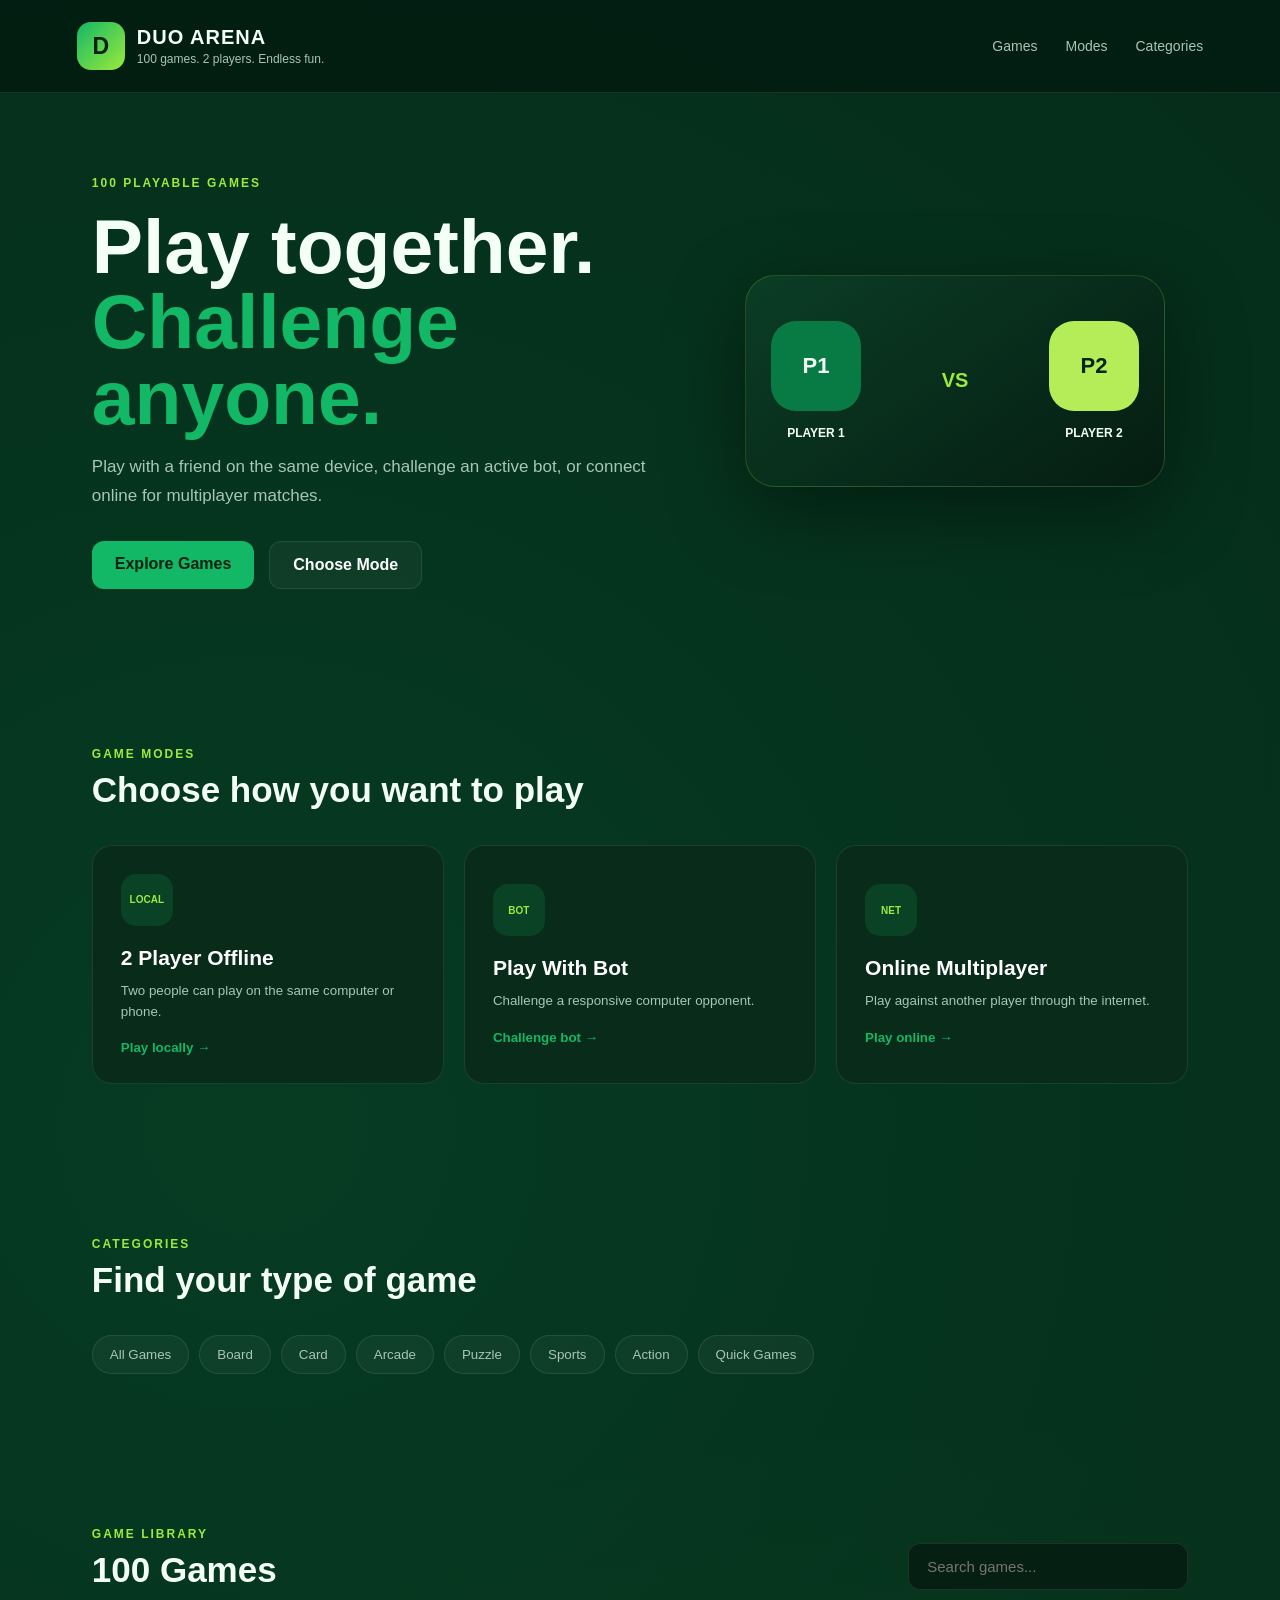
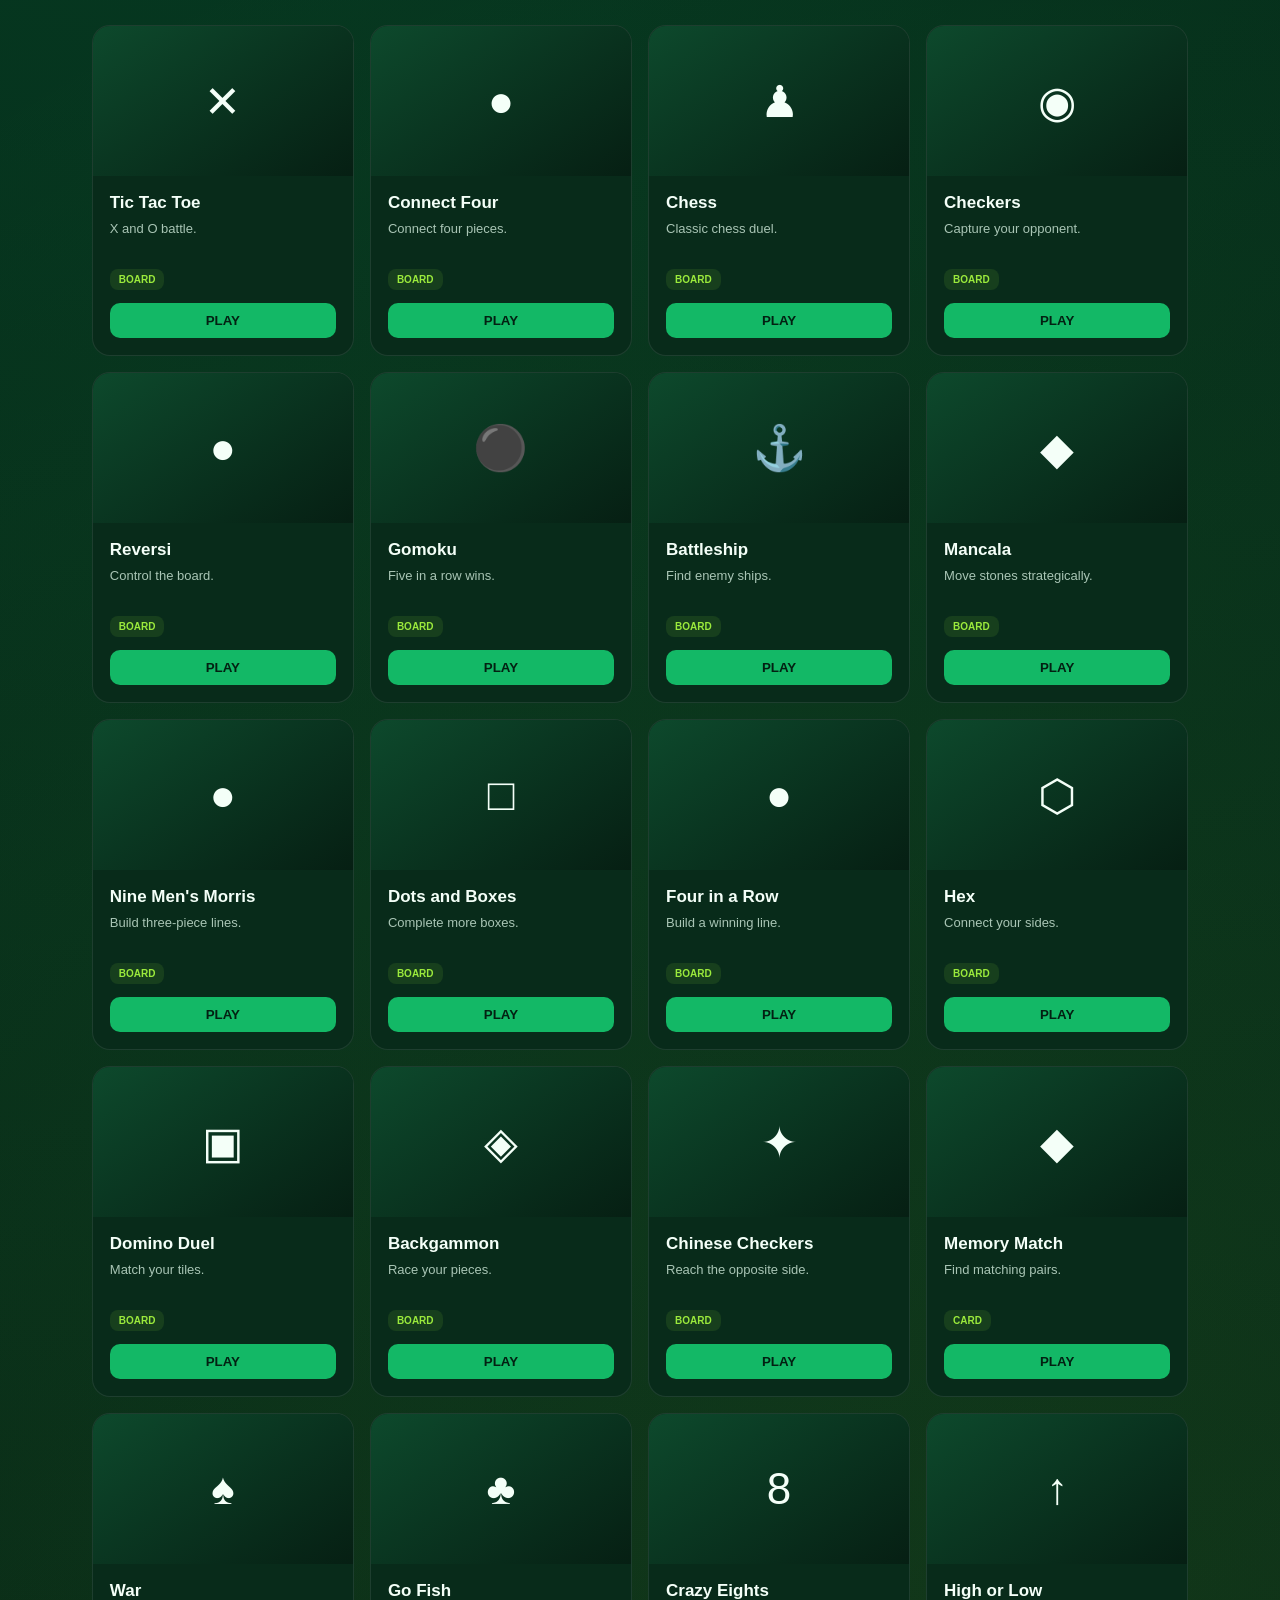
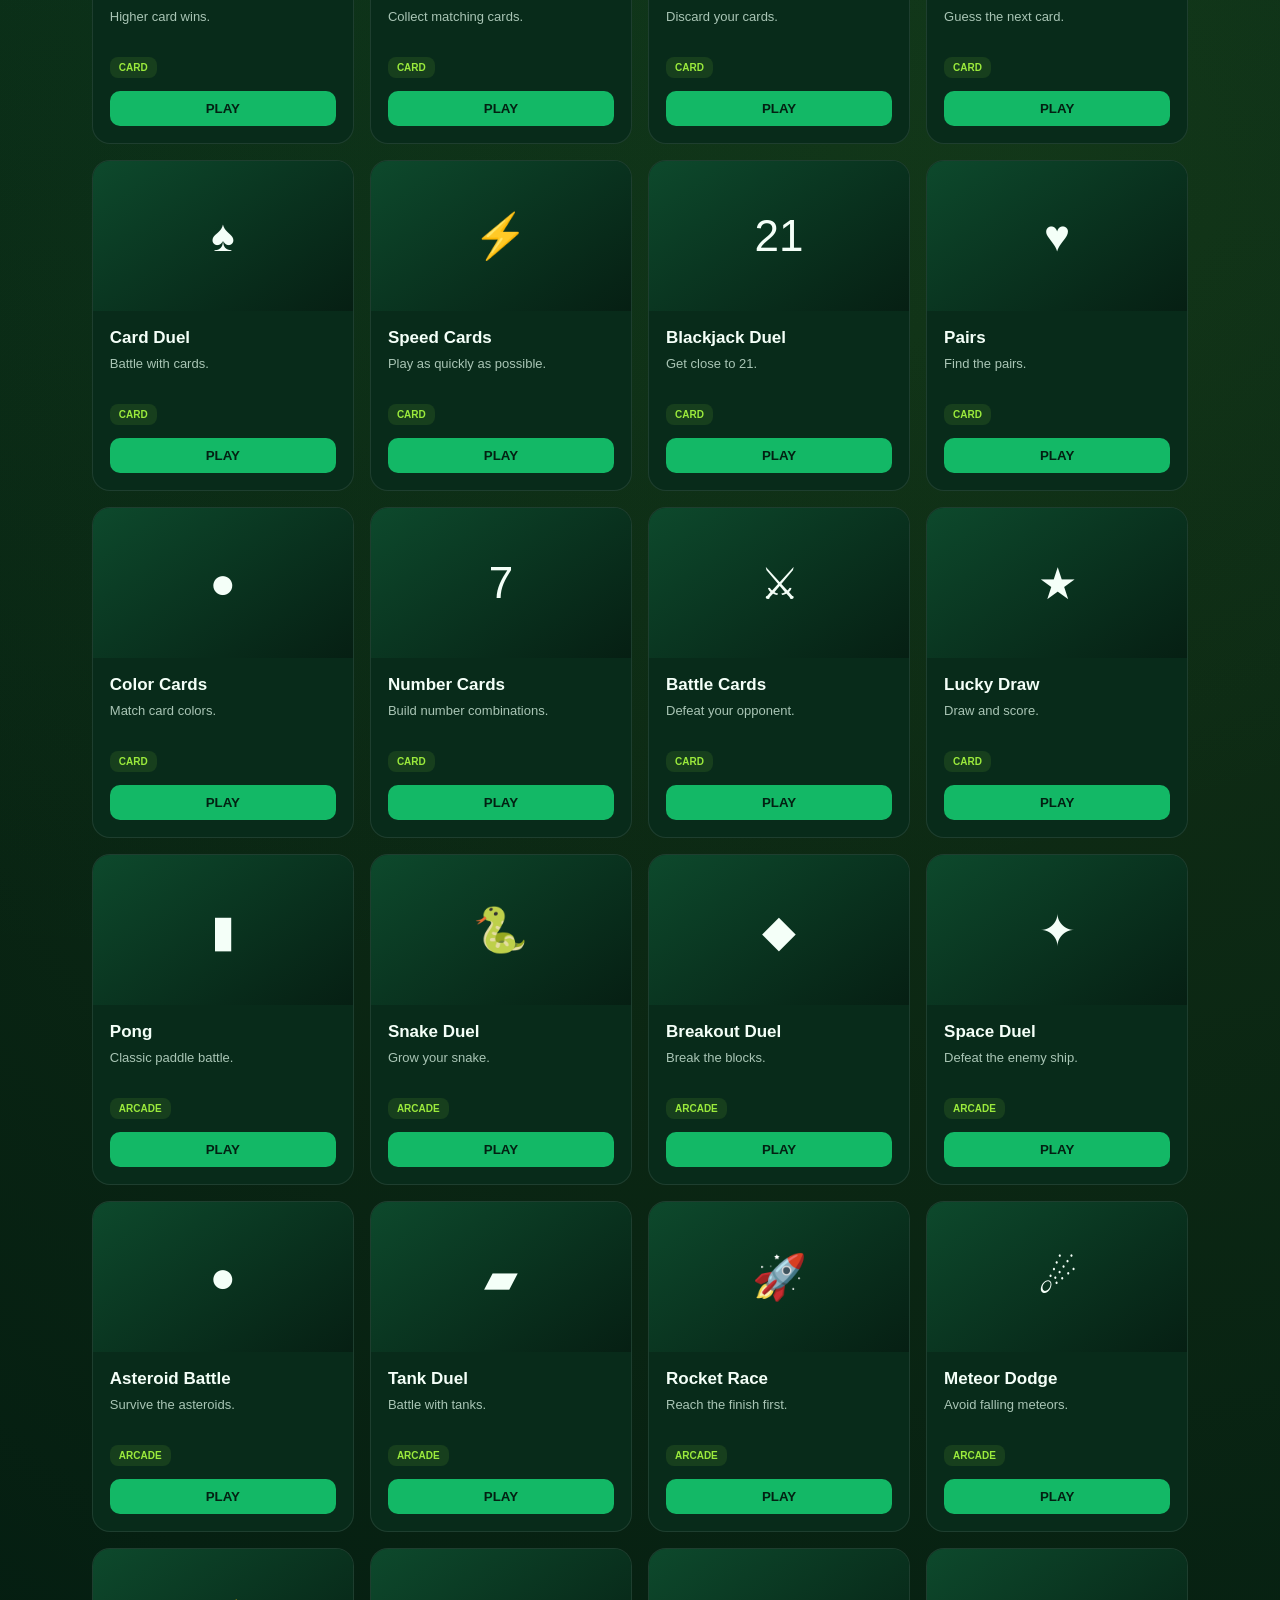
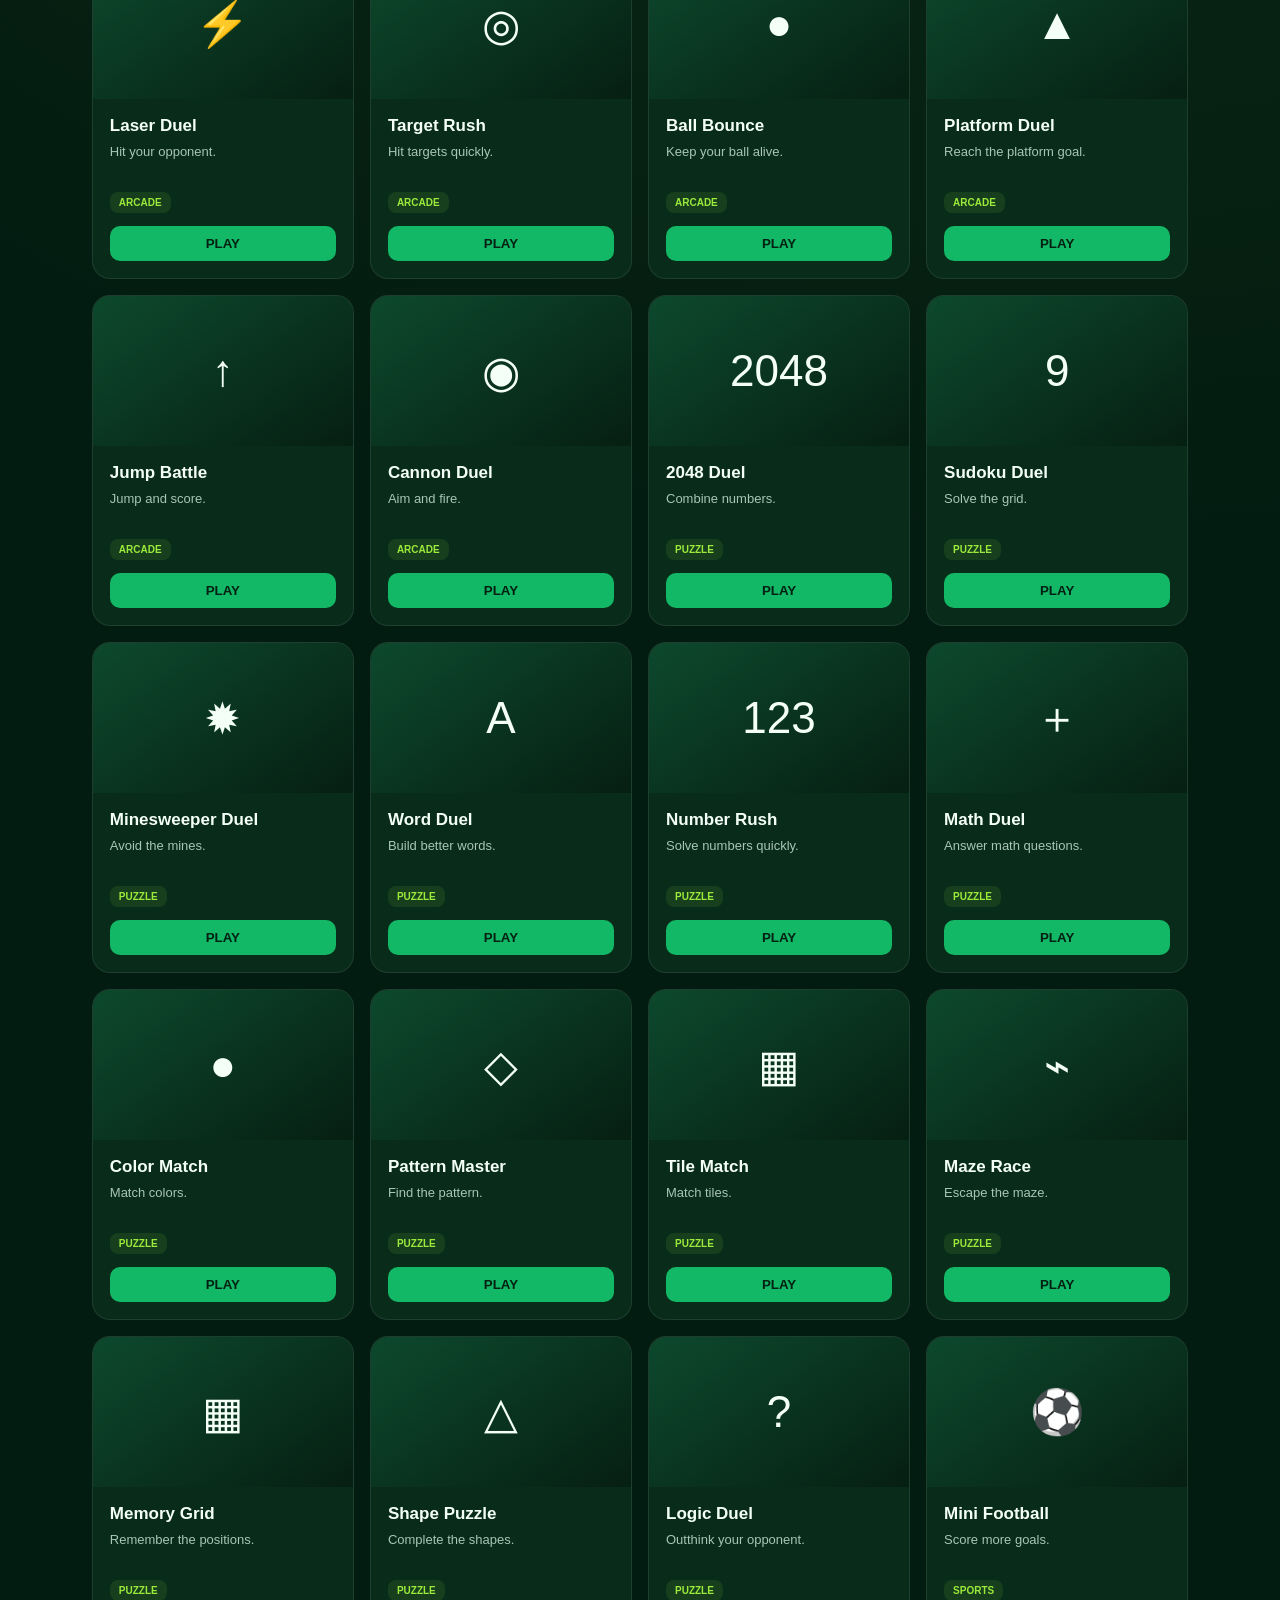
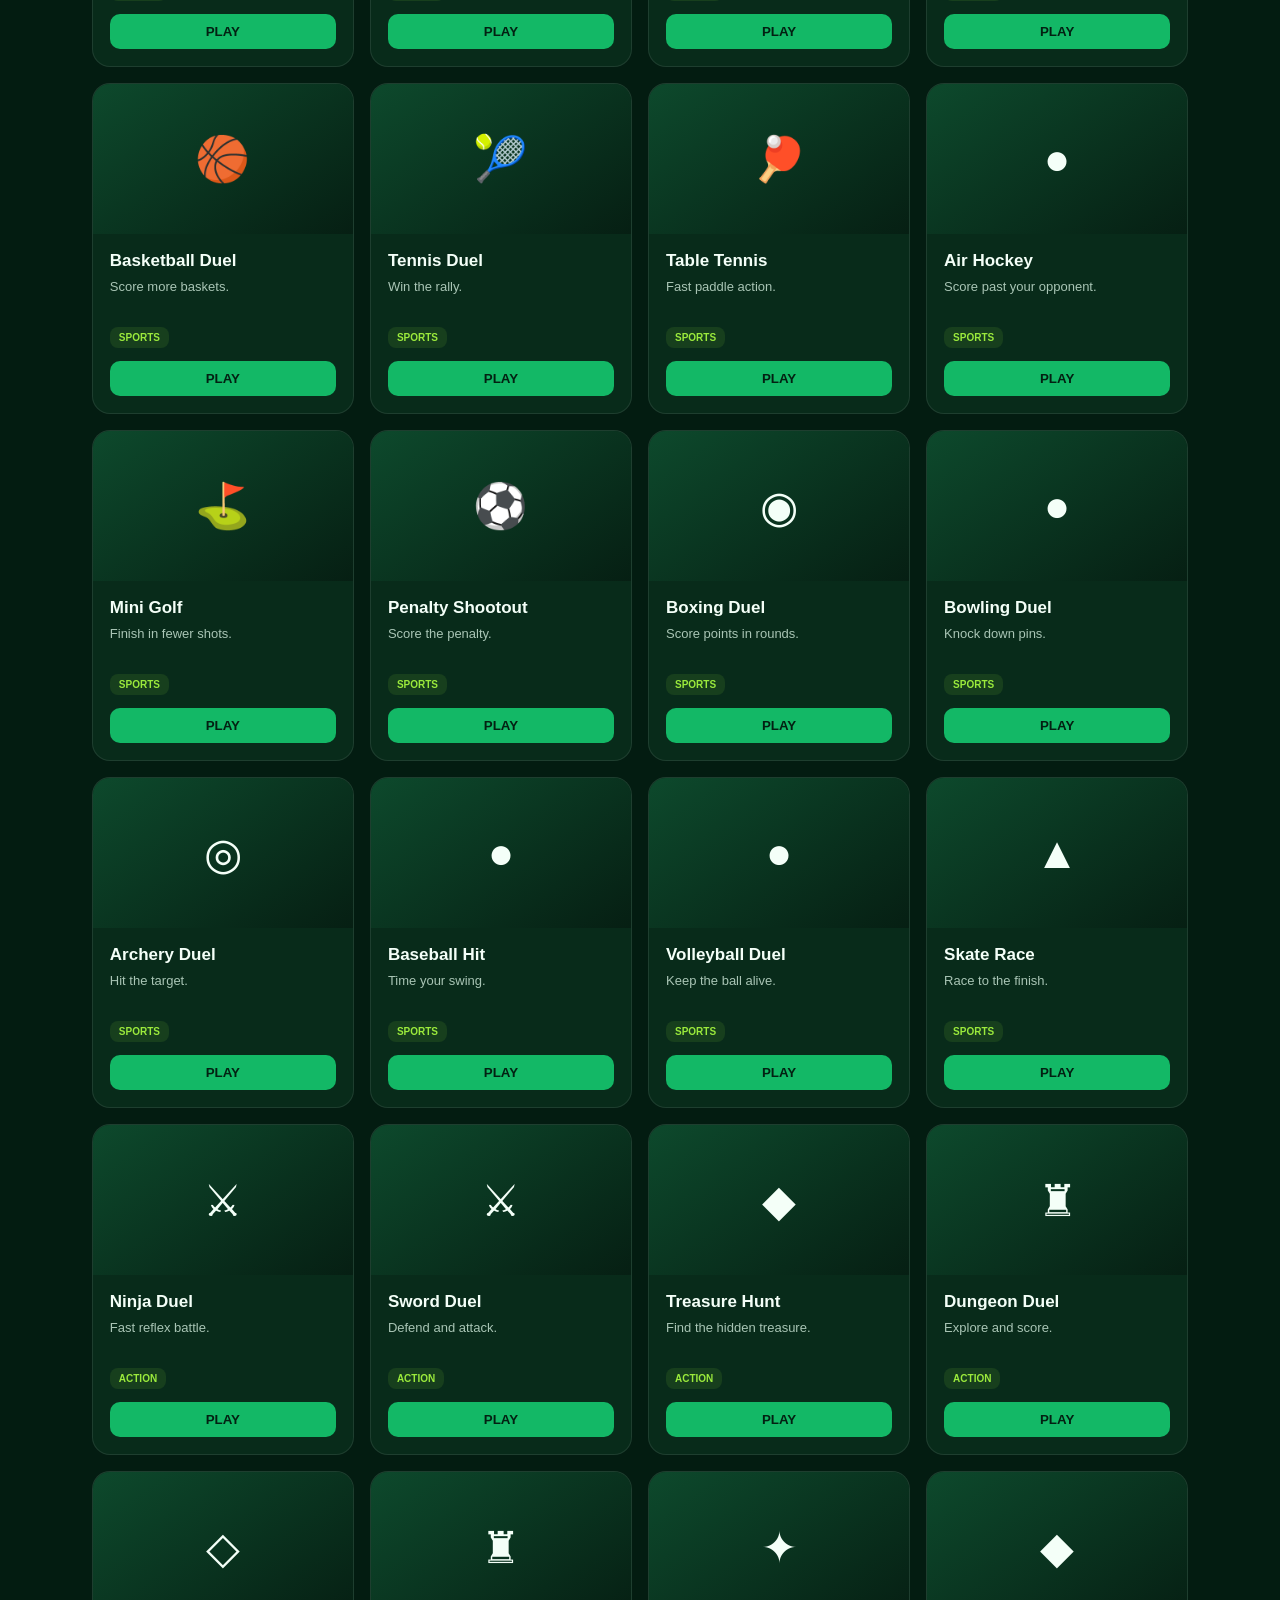
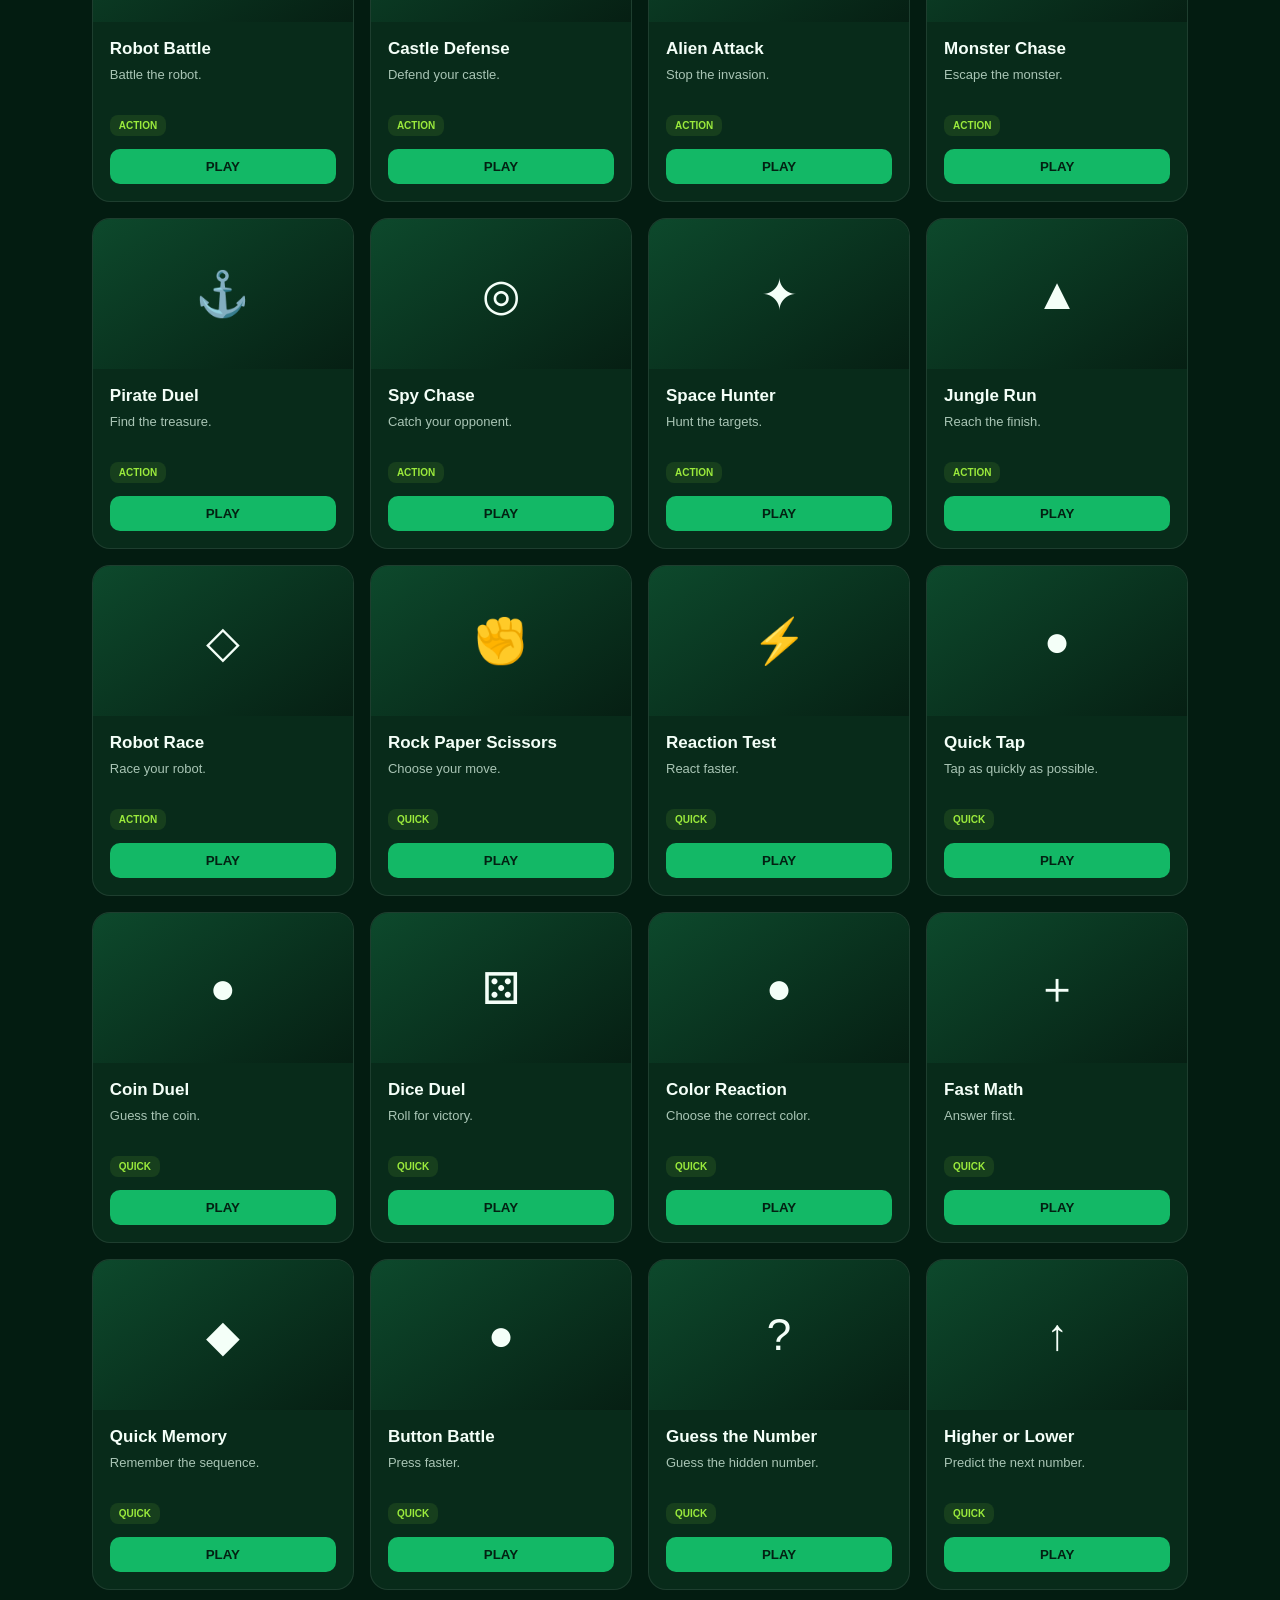
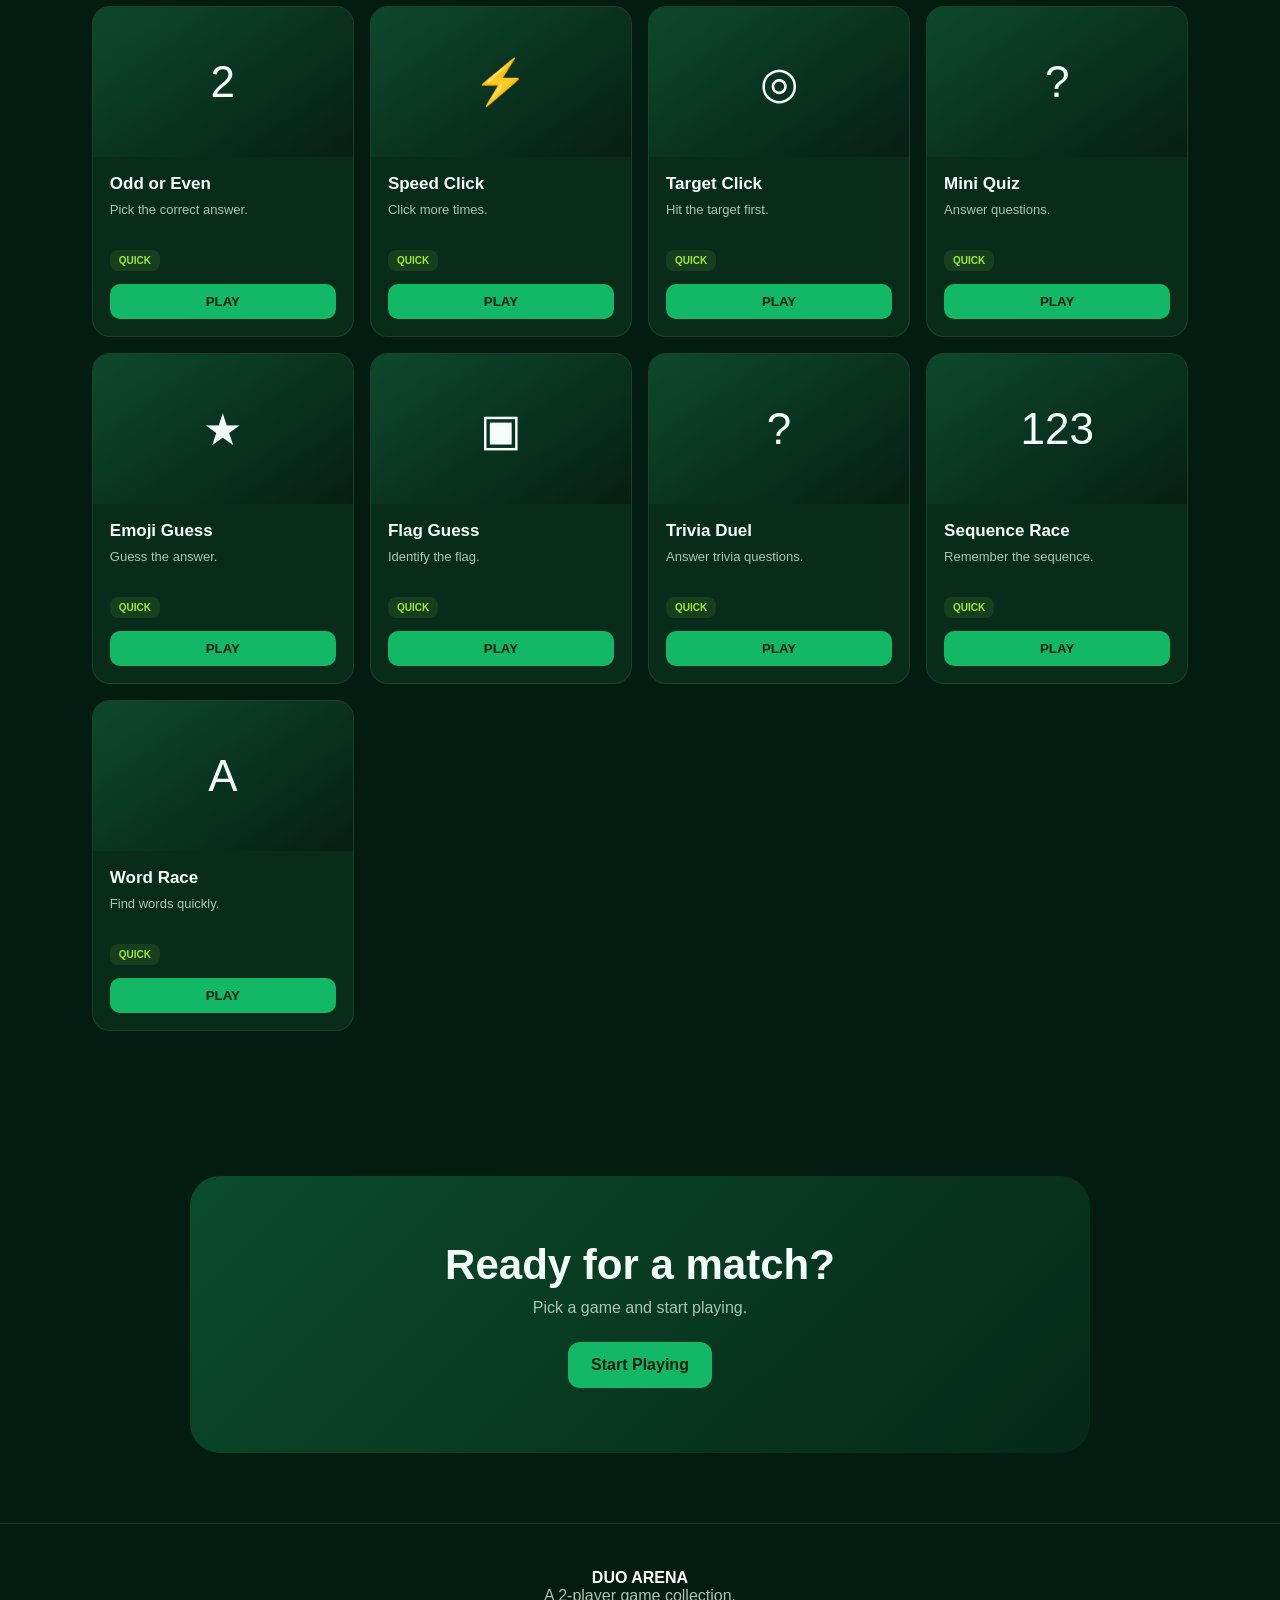
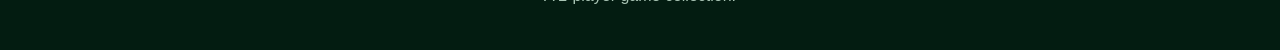
<file: index.html>
<!DOCTYPE html>
<html lang="en">
<head>
    <meta charset="UTF-8">
    <meta name="viewport" content="width=device-width, initial-scale=1.0">

    <title>DUO ARENA — 2 Player Games</title>

    <link rel="stylesheet" href="style.css">
</head>

<body>

<header class="topbar">

    <div class="brand">
        <div class="brand-logo">D</div>

        <div>
            <h1>DUO ARENA</h1>
            <p>100 games. 2 players. Endless fun.</p>
        </div>
    </div>

    <nav>
        <a href="#games">Games</a>
        <a href="#modes">Modes</a>
        <a href="#categories">Categories</a>
    </nav>

</header>


<main>

<section class="hero">

    <div class="hero-content">

        <span class="badge">100 PLAYABLE GAMES</span>

        <h2>
            Play together.
            <br>
            <span>Challenge anyone.</span>
        </h2>

        <p>
            Play with a friend on the same device,
            challenge an active bot, or connect online
            for multiplayer matches.
        </p>

        <div class="hero-buttons">

            <a class="primary-btn" href="#games">
                Explore Games
            </a>

            <a class="secondary-btn" href="#modes">
                Choose Mode
            </a>

        </div>

    </div>


    <div class="hero-art">

        <div class="arena-card">

            <div class="player p1">
                <div class="avatar">P1</div>
                <strong>PLAYER 1</strong>
            </div>

            <div class="vs">
                VS
            </div>

            <div class="player p2">
                <div class="avatar">P2</div>
                <strong>PLAYER 2</strong>
            </div>

        </div>

    </div>

</section>


<section id="modes" class="section">

    <div class="section-heading">
        <span>GAME MODES</span>
        <h2>Choose how you want to play</h2>
    </div>


    <div class="mode-grid">

        <button class="mode-card" onclick="setMode('offline')">

            <div class="mode-icon">LOCAL</div>

            <h3>2 Player Offline</h3>

            <p>
                Two people can play on the same
                computer or phone.
            </p>

            <strong>Play locally →</strong>

        </button>


        <button class="mode-card" onclick="setMode('bot')">

            <div class="mode-icon">BOT</div>

            <h3>Play With Bot</h3>

            <p>
                Challenge a responsive computer
                opponent.
            </p>

            <strong>Challenge bot →</strong>

        </button>


        <button class="mode-card" onclick="setMode('online')">

            <div class="mode-icon">NET</div>

            <h3>Online Multiplayer</h3>

            <p>
                Play against another player
                through the internet.
            </p>

            <strong>Play online →</strong>

        </button>

    </div>

</section>


<section id="categories" class="section">

    <div class="section-heading">
        <span>CATEGORIES</span>
        <h2>Find your type of game</h2>
    </div>


    <div class="category-buttons">

        <button onclick="filterCategory('all')">
            All Games
        </button>

        <button onclick="filterCategory('board')">
            Board
        </button>

        <button onclick="filterCategory('card')">
            Card
        </button>

        <button onclick="filterCategory('arcade')">
            Arcade
        </button>

        <button onclick="filterCategory('puzzle')">
            Puzzle
        </button>

        <button onclick="filterCategory('sports')">
            Sports
        </button>

        <button onclick="filterCategory('action')">
            Action
        </button>

        <button onclick="filterCategory('quick')">
            Quick Games
        </button>

    </div>

</section>


<section id="games" class="games-section">

    <div class="games-header">

        <div>
            <span>GAME LIBRARY</span>
            <h2>100 Games</h2>
        </div>

        <input
            id="search"
            type="search"
            placeholder="Search games..."
            aria-label="Search games"
        >

    </div>


    <div id="gameGrid" class="game-grid"></div>

</section>


<section class="footer-cta">

    <h2>Ready for a match?</h2>

    <p>
        Pick a game and start playing.
    </p>

    <a href="#games" class="primary-btn">
        Start Playing
    </a>

</section>

</main>


<footer>

    <strong>DUO ARENA</strong>

    <p>
        A 2-player game collection.
    </p>

</footer>


<script src="app.js"></script>

</body>
</html>
</file>
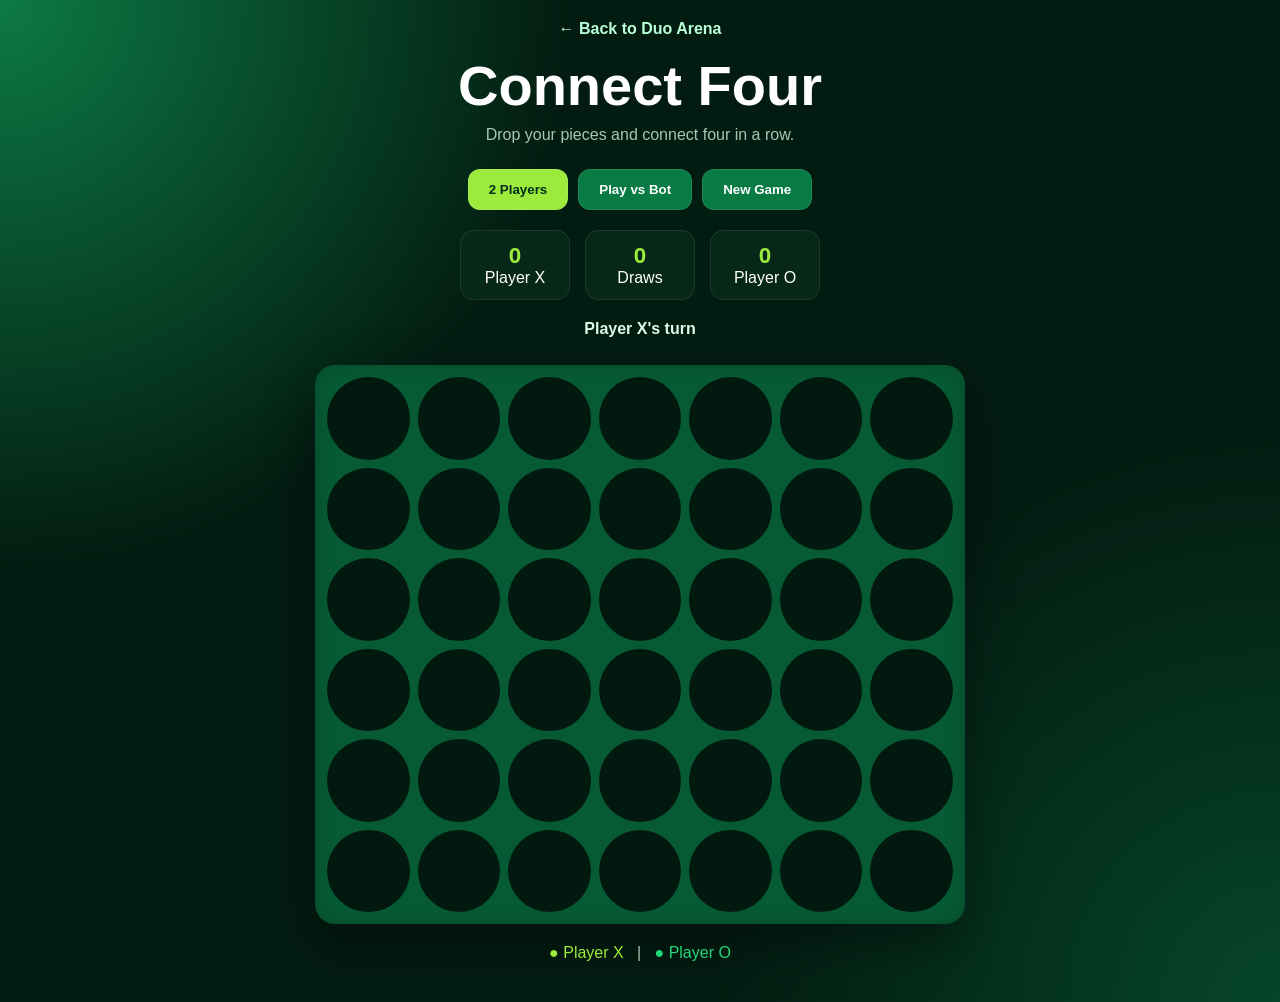
<file: game/connect-four.html>
<!DOCTYPE html>
<html lang="en">
<head>
<meta charset="UTF-8">
<meta name="viewport" content="width=device-width, initial-scale=1.0">

<title>Connect Four | Duo Arena</title>

<style>
* {
    box-sizing: border-box;
    margin: 0;
    padding: 0;
}

body {
    min-height: 100vh;
    font-family: Arial, sans-serif;
    background:
        radial-gradient(circle at top left, #0d7a45, transparent 35%),
        radial-gradient(circle at bottom right, #06452a, transparent 35%),
        #031c11;
    color: white;
    padding: 20px;
}

.container {
    width: min(850px, 100%);
    margin: auto;
    text-align: center;
}

.back {
    display: inline-block;
    color: #baffd7;
    text-decoration: none;
    margin-bottom: 15px;
    font-weight: bold;
}

h1 {
    font-size: clamp(2rem, 6vw, 3.5rem);
    margin-bottom: 8px;
}

.subtitle {
    color: #a9c5b5;
    margin-bottom: 25px;
}

.controls {
    display: flex;
    justify-content: center;
    gap: 10px;
    flex-wrap: wrap;
    margin-bottom: 20px;
}

button {
    border: none;
    cursor: pointer;
    font-weight: bold;
}

.mode-btn,
.new-game {
    padding: 12px 20px;
    border-radius: 12px;
    background: #087a43;
    color: white;
    border: 1px solid rgba(255,255,255,.1);
}

.mode-btn.active {
    background: #9bea3c;
    color: #062e1b;
}

.mode-btn:hover,
.new-game:hover {
    transform: translateY(-2px);
}

.scoreboard {
    display: flex;
    justify-content: center;
    gap: 15px;
    flex-wrap: wrap;
    margin-bottom: 20px;
}

.score {
    min-width: 110px;
    padding: 12px 18px;
    border-radius: 14px;
    background: rgba(8, 43, 26, .9);
    border: 1px solid rgba(255,255,255,.08);
}

.score strong {
    display: block;
    font-size: 1.4rem;
    color: #9bea3c;
}

.status {
    min-height: 30px;
    color: #d9ffe8;
    font-weight: bold;
    margin-bottom: 15px;
}

.game-board {
    width: min(650px, 95vw);
    aspect-ratio: 7 / 6;
    margin: auto;
    padding: 12px;
    background: #075b34;
    border-radius: 20px;
    box-shadow:
        0 20px 50px rgba(0,0,0,.4),
        inset 0 0 20px rgba(0,0,0,.2);

    display: grid;
    grid-template-columns: repeat(7, 1fr);
    gap: 8px;
}

.cell {
    border: none;
    border-radius: 50%;
    background: #02190f;
    aspect-ratio: 1;
    position: relative;
    transition: transform .15s ease;
}

.cell:hover {
    transform: scale(.94);
}

.cell.x {
    background: #9bea3c;
    box-shadow: 0 0 18px rgba(155,234,60,.45);
}

.cell.o {
    background: #21d879;
    box-shadow: 0 0 18px rgba(33,216,121,.45);
}

.cell.win {
    outline: 5px solid white;
    transform: scale(.9);
}

.legend {
    margin: 20px 0;
    color: #a9c5b5;
}

.x-text {
    color: #9bea3c;
}

.o-text {
    color: #21d879;
}

@media (max-width: 600px) {
    body {
        padding: 12px;
    }

    .game-board {
        gap: 5px;
        padding: 8px;
        border-radius: 14px;
    }

    .score {
        min-width: 90px;
    }
}
</style>
</head>

<body>

<div class="container">

    <a class="back" href="../index.html">← Back to Duo Arena</a>

    <h1>Connect Four</h1>

    <p class="subtitle">
        Drop your pieces and connect four in a row.
    </p>

    <div class="controls">
        <button class="mode-btn active" id="twoPlayerBtn">
            2 Players
        </button>

        <button class="mode-btn" id="botBtn">
            Play vs Bot
        </button>

        <button class="new-game" id="newGameBtn">
            New Game
        </button>
    </div>

    <div class="scoreboard">
        <div class="score">
            <strong id="xScore">0</strong>
            Player X
        </div>

        <div class="score">
            <strong id="drawScore">0</strong>
            Draws
        </div>

        <div class="score">
            <strong id="oScore">0</strong>
            Player O
        </div>
    </div>

    <div class="status" id="status">
        Player X's turn
    </div>

    <div class="game-board" id="gameBoard"></div>

    <div class="legend">
        <span class="x-text">● Player X</span>
        &nbsp; | &nbsp;
        <span class="o-text">● Player O</span>
    </div>

</div>

<script>
const ROWS = 6;
const COLS = 7;

let board;
let currentPlayer;
let gameOver;
let botMode = false;
let botThinking = false;

let scores = {
    X: 0,
    O: 0,
    draw: 0
};

const gameBoard = document.getElementById("gameBoard");
const statusText = document.getElementById("status");

const twoPlayerBtn = document.getElementById("twoPlayerBtn");
const botBtn = document.getElementById("botBtn");
const newGameBtn = document.getElementById("newGameBtn");

const xScore = document.getElementById("xScore");
const oScore = document.getElementById("oScore");
const drawScore = document.getElementById("drawScore");


/* -----------------------------
   START GAME
----------------------------- */

function startGame() {

    board = Array.from(
        { length: ROWS },
        () => Array(COLS).fill("")
    );

    currentPlayer = "X";
    gameOver = false;
    botThinking = false;

    renderBoard();

    statusText.textContent = "Player X's turn";
}


/* -----------------------------
   RENDER BOARD
----------------------------- */

function renderBoard(highlight = []) {

    gameBoard.innerHTML = "";

    for (let row = 0; row < ROWS; row++) {

        for (let col = 0; col < COLS; col++) {

            const cell = document.createElement("button");

            cell.className = "cell";

            if (board[row][col] === "X") {
                cell.classList.add("x");
            }

            if (board[row][col] === "O") {
                cell.classList.add("o");
            }

            const isWinningCell = highlight.some(
                position =>
                    position.row === row &&
                    position.col === col
            );

            if (isWinningCell) {
                cell.classList.add("win");
            }

            cell.addEventListener("click", () => {

                if (gameOver || botThinking) {
                    return;
                }

                if (botMode && currentPlayer === "O") {
                    return;
                }

                dropPiece(col);
            });

            gameBoard.appendChild(cell);
        }
    }
}


/* -----------------------------
   DROP PIECE
----------------------------- */

function dropPiece(col) {

    const row = getAvailableRow(board, col);

    if (row === -1) {
        return;
    }

    board[row][col] = currentPlayer;

    const winningCells = getWinningCells(
        board,
        currentPlayer
    );

    if (winningCells.length > 0) {

        gameOver = true;

        scores[currentPlayer]++;

        updateScores();

        renderBoard(winningCells);

        statusText.textContent =
            `Player ${currentPlayer} wins!`;

        return;
    }

    if (isBoardFull(board)) {

        gameOver = true;

        scores.draw++;

        updateScores();

        renderBoard();

        statusText.textContent =
            "It's a draw!";

        return;
    }

    currentPlayer =
        currentPlayer === "X" ? "O" : "X";

    statusText.textContent =
        `Player ${currentPlayer}'s turn`;

    renderBoard();

    if (botMode && currentPlayer === "O") {
        botMove();
    }
}


/* -----------------------------
   FIND EMPTY ROW
----------------------------- */

function getAvailableRow(state, col) {

    for (let row = ROWS - 1; row >= 0; row--) {

        if (state[row][col] === "") {
            return row;
        }
    }

    return -1;
}


/* -----------------------------
   WIN CHECK
----------------------------- */

function getWinningCells(state, player) {

    const directions = [
        [0, 1],
        [1, 0],
        [1, 1],
        [1, -1]
    ];

    for (let row = 0; row < ROWS; row++) {

        for (let col = 0; col < COLS; col++) {

            if (state[row][col] !== player) {
                continue;
            }

            for (const [dr, dc] of directions) {

                const cells = [];

                for (let i = 0; i < 4; i++) {

                    const r = row + dr * i;
                    const c = col + dc * i;

                    if (
                        r < 0 ||
                        r >= ROWS ||
                        c < 0 ||
                        c >= COLS ||
                        state[r][c] !== player
                    ) {
                        break;
                    }

                    cells.push({
                        row: r,
                        col: c
                    });
                }

                if (cells.length === 4) {
                    return cells;
                }
            }
        }
    }

    return [];
}


/* -----------------------------
   BOARD FULL
----------------------------- */

function isBoardFull(state) {

    return state[0].every(
        cell => cell !== ""
    );
}


/* -----------------------------
   BOT
----------------------------- */

function botMove() {

    botThinking = true;

    statusText.textContent =
        "Bot is thinking...";

    setTimeout(() => {

        const bestColumn = findBestMove();

        botThinking = false;

        dropPiece(bestColumn);

    }, 450);
}


/* -----------------------------
   BOT MOVE LOGIC
----------------------------- */

function findBestMove() {

    const validColumns = getValidColumns(board);

    if (validColumns.length === 0) {
        return 0;
    }

    /*
       1. Try to win immediately.
    */

    for (const col of validColumns) {

        const testBoard = cloneBoard(board);

        const row =
            getAvailableRow(testBoard, col);

        testBoard[row][col] = "O";

        if (getWinningCells(testBoard, "O").length) {
            return col;
        }
    }


    /*
       2. Block the player if they can win.
    */

    for (const col of validColumns) {

        const testBoard = cloneBoard(board);

        const row =
            getAvailableRow(testBoard, col);

        testBoard[row][col] = "X";

        if (getWinningCells(testBoard, "X").length) {
            return col;
        }
    }


    /*
       3. Use minimax for a stronger decision.
    */

    let bestScore = -Infinity;
    let bestColumn = validColumns[0];

    for (const col of validColumns) {

        const testBoard = cloneBoard(board);

        const row =
            getAvailableRow(testBoard, col);

        testBoard[row][col] = "O";

        const score = minimax(
            testBoard,
            4,
            false
        );

        if (score > bestScore) {

            bestScore = score;
            bestColumn = col;
        }
    }

    return bestColumn;
}


/* -----------------------------
   MINIMAX
----------------------------- */

function minimax(state, depth, maximizing) {

    if (getWinningCells(state, "O").length) {
        return 100000 + depth;
    }

    if (getWinningCells(state, "X").length) {
        return -100000 - depth;
    }

    if (depth === 0 || isBoardFull(state)) {
        return evaluateBoard(state);
    }

    const validColumns =
        getValidColumns(state);

    if (maximizing) {

        let best = -Infinity;

        for (const col of validColumns) {

            const next = cloneBoard(state);

            const row =
                getAvailableRow(next, col);

            next[row][col] = "O";

            best = Math.max(
                best,
                minimax(next, depth - 1, false)
            );
        }

        return best;

    } else {

        let best = Infinity;

        for (const col of validColumns) {

            const next = cloneBoard(state);

            const row =
                getAvailableRow(next, col);

            next[row][col] = "X";

            best = Math.min(
                best,
                minimax(next, depth - 1, true)
            );
        }

        return best;
    }
}


/* -----------------------------
   BOARD EVALUATION
----------------------------- */

function evaluateBoard(state) {

    let score = 0;

    // Prefer the center.
    const centerColumn = Math.floor(COLS / 2);

    for (let row = 0; row < ROWS; row++) {

        if (state[row][centerColumn] === "O") {
            score += 4;
        }

        if (state[row][centerColumn] === "X") {
            score -= 4;
        }
    }

    const directions = [
        [0, 1],
        [1, 0],
        [1, 1],
        [1, -1]
    ];

    for (let row = 0; row < ROWS; row++) {

        for (let col = 0; col < COLS; col++) {

            for (const [dr, dc] of directions) {

                const window = [];

                for (let i = 0; i < 4; i++) {

                    const r = row + dr * i;
                    const c = col + dc * i;

                    if (
                        r >= 0 &&
                        r < ROWS &&
                        c >= 0 &&
                        c < COLS
                    ) {
                        window.push(state[r][c]);
                    }
                }

                if (window.length === 4) {
                    score += evaluateWindow(window);
                }
            }
        }
    }

    return score;
}


function evaluateWindow(window) {

    const botCount =
        window.filter(x => x === "O").length;

    const playerCount =
        window.filter(x => x === "X").length;

    const emptyCount =
        window.filter(x => x === "").length;

    let score = 0;

    if (botCount === 4) {
        score += 100;
    } else if (botCount === 3 && emptyCount === 1) {
        score += 15;
    } else if (botCount === 2 && emptyCount === 2) {
        score += 5;
    }

    if (playerCount === 3 && emptyCount === 1) {
        score -= 18;
    } else if (playerCount === 2 && emptyCount === 2) {
        score -= 4;
    }

    return score;
}


/* -----------------------------
   HELPERS
----------------------------- */

function getValidColumns(state) {

    const columns = [];

    for (let col = 0; col < COLS; col++) {

        if (state[0][col] === "") {
            columns.push(col);
        }
    }

    return columns;
}


function cloneBoard(state) {

    return state.map(row => [...row]);
}


/* -----------------------------
   SCORES
----------------------------- */

function updateScores() {

    xScore.textContent = scores.X;
    oScore.textContent = scores.O;
    drawScore.textContent = scores.draw;
}


/* -----------------------------
   BUTTONS
----------------------------- */

twoPlayerBtn.addEventListener("click", () => {

    botMode = false;

    twoPlayerBtn.classList.add("active");
    botBtn.classList.remove("active");

    startGame();
});


botBtn.addEventListener("click", () => {

    botMode = true;

    botBtn.classList.add("active");
    twoPlayerBtn.classList.remove("active");

    startGame();
});


newGameBtn.addEventListener("click", () => {
    startGame();
});


/* -----------------------------
   INITIALIZE
----------------------------- */

updateScores();
startGame();

</script>

</body>
</html>
</file>
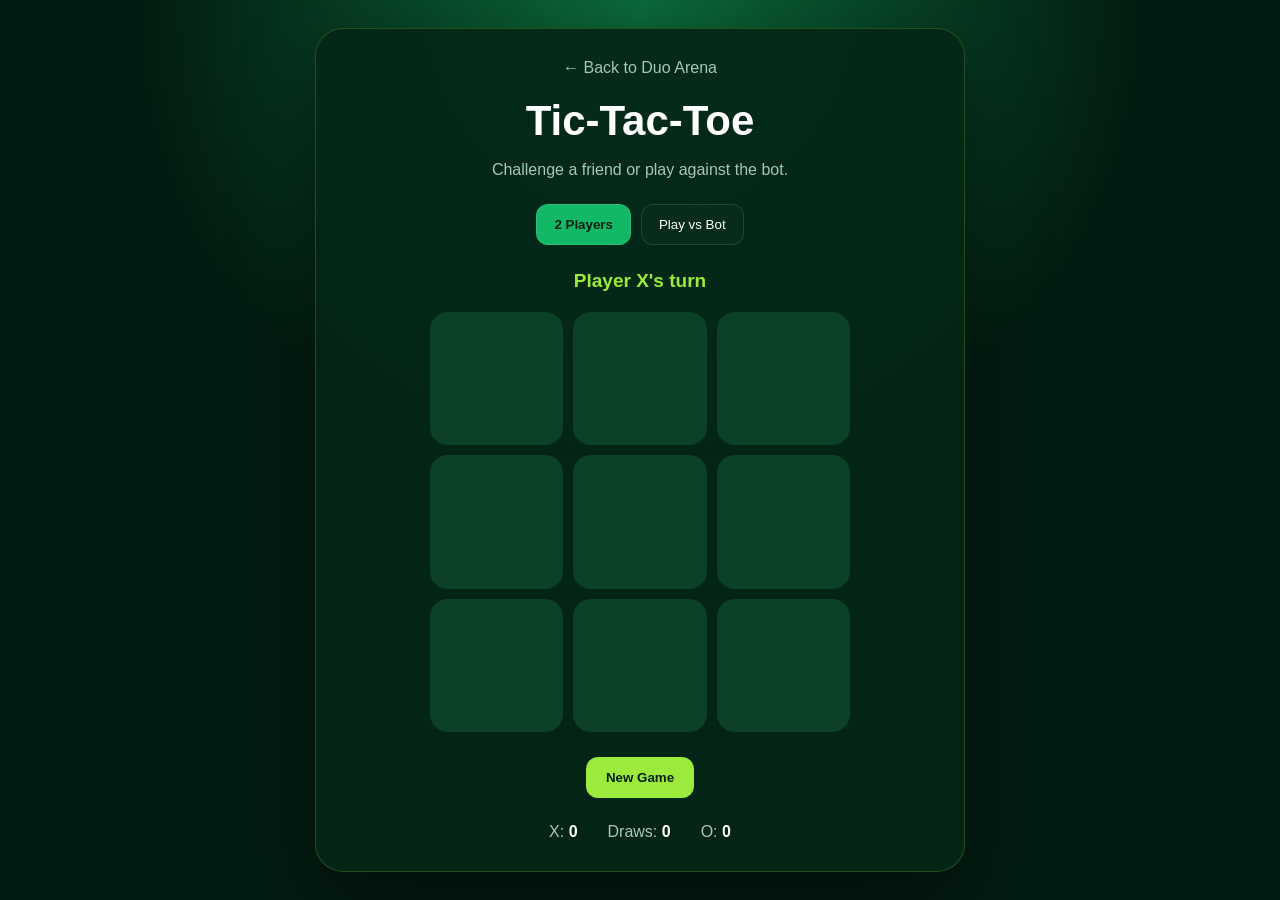
<file: game/tic-tac-toe.html>
<!DOCTYPE html>
<html lang="en">
<head>
<meta charset="UTF-8">
<meta name="viewport" content="width=device-width, initial-scale=1.0">

<title>Tic-Tac-Toe | Duo Arena</title>

<style>

* {
    box-sizing: border-box;
}

body {
    margin: 0;
    min-height: 100vh;

    font-family: Arial, sans-serif;

    background:
        radial-gradient(circle at top, #0b6b3b, transparent 45%),
        #031c11;

    color: white;

    display: flex;
    justify-content: center;
    align-items: center;

    padding: 25px;
}

.game {
    width: 100%;
    max-width: 650px;

    text-align: center;

    background: rgba(5, 38, 23, 0.92);

    border: 1px solid rgba(155,234,60,0.2);

    border-radius: 28px;

    padding: 30px;

    box-shadow: 0 30px 80px rgba(0,0,0,.45);
}

.back {
    display: inline-block;

    color: #a9c5b5;

    text-decoration: none;

    margin-bottom: 15px;
}

.back:hover {
    color: white;
}

h1 {
    margin: 5px 0;

    font-size: 42px;
}

.subtitle {
    color: #a9c5b5;

    margin-bottom: 25px;
}

.modes {
    display: flex;

    justify-content: center;

    gap: 10px;

    flex-wrap: wrap;

    margin-bottom: 25px;
}

.mode {
    border: 1px solid rgba(255,255,255,.12);

    background: #082b1a;

    color: white;

    padding: 12px 17px;

    border-radius: 12px;

    cursor: pointer;
}

.mode.active {
    background: #13b866;

    color: #032012;

    font-weight: bold;
}

.status {
    margin: 20px 0;

    font-size: 19px;

    font-weight: bold;

    color: #9bea3c;
}

.board {
    width: min(420px, 100%);

    aspect-ratio: 1;

    margin: auto;

    display: grid;

    grid-template-columns: repeat(3, 1fr);

    gap: 10px;
}

.cell {
    border: none;

    border-radius: 18px;

    background: #0a4127;

    color: white;

    font-size: clamp(45px, 10vw, 80px);

    font-weight: 900;

    cursor: pointer;

    transition: .15s;
}

.cell:hover {
    background: #0d5734;
}

.cell.x {
    color: #9bea3c;
}

.cell.o {
    color: #54d6ff;
}

.cell.win {
    background: #147a48;
}

.controls {
    margin-top: 25px;

    display: flex;

    justify-content: center;

    gap: 12px;
}

button.action {
    border: none;

    padding: 13px 20px;

    border-radius: 12px;

    background: #9bea3c;

    color: #032012;

    font-weight: 900;

    cursor: pointer;
}

.score {
    display: flex;

    justify-content: center;

    gap: 30px;

    margin-top: 25px;

    color: #a9c5b5;
}

.score strong {
    color: white;
}

</style>
</head>

<body>

<div class="game">

    <a class="back" href="../index.html">
        ← Back to Duo Arena
    </a>

    <h1>Tic-Tac-Toe</h1>

    <p class="subtitle">
        Challenge a friend or play against the bot.
    </p>


    <div class="modes">

        <button
            class="mode active"
            id="twoPlayer"
            type="button">
            2 Players
        </button>

        <button
            class="mode"
            id="botMode"
            type="button">
            Play vs Bot
        </button>

    </div>


    <div
        class="status"
        id="status"
        aria-live="polite">
        Player X's turn
    </div>


    <div
        class="board"
        id="board">

        <button class="cell" data-index="0"></button>
        <button class="cell" data-index="1"></button>
        <button class="cell" data-index="2"></button>

        <button class="cell" data-index="3"></button>
        <button class="cell" data-index="4"></button>
        <button class="cell" data-index="5"></button>

        <button class="cell" data-index="6"></button>
        <button class="cell" data-index="7"></button>
        <button class="cell" data-index="8"></button>

    </div>


    <div class="controls">

        <button
            class="action"
            id="restart"
            type="button">
            New Game
        </button>

    </div>


    <div class="score">

        <div>
            X:
            <strong id="scoreX">0</strong>
        </div>

        <div>
            Draws:
            <strong id="scoreDraw">0</strong>
        </div>

        <div>
            O:
            <strong id="scoreO">0</strong>
        </div>

    </div>

</div>


<script>

const cells =
    document.querySelectorAll(".cell");

const statusText =
    document.getElementById("status");

const restart =
    document.getElementById("restart");

const twoPlayer =
    document.getElementById("twoPlayer");

const botMode =
    document.getElementById("botMode");

const scoreX =
    document.getElementById("scoreX");

const scoreO =
    document.getElementById("scoreO");

const scoreDraw =
    document.getElementById("scoreDraw");


let board = [
    "",
    "",
    "",
    "",
    "",
    "",
    "",
    "",
    ""
];

let currentPlayer = "X";

let gameOver = false;

let playingBot = false;

let scores = {
    X: 0,
    O: 0,
    draw: 0
};


const winningPatterns = [

    [0, 1, 2],
    [3, 4, 5],
    [6, 7, 8],

    [0, 3, 6],
    [1, 4, 7],
    [2, 5, 8],

    [0, 4, 8],
    [2, 4, 6]

];


cells.forEach(cell => {

    cell.addEventListener(
        "click",
        () => {

            const index =
                Number(cell.dataset.index);

            playMove(index);

        }
    );

});


function playMove(index) {

    if (gameOver) {
        return;
    }

    if (board[index] !== "") {
        return;
    }

    if (playingBot && currentPlayer === "O") {
        return;
    }

    board[index] = currentPlayer;

    render();

    const result =
        checkWinner();

    if (result) {

        finishGame(result);

        return;
    }

    currentPlayer =
        currentPlayer === "X"
            ? "O"
            : "X";

    updateStatus();


    if (
        playingBot &&
        currentPlayer === "O"
    ) {

        setTimeout(botMove, 450);

    }

}


function botMove() {

    if (gameOver) {
        return;
    }

    const move =
        findBestMove();

    if (move === -1) {
        return;
    }

    board[move] = "O";

    render();

    const result =
        checkWinner();

    if (result) {

        finishGame(result);

        return;
    }

    currentPlayer = "X";

    updateStatus();

}


function findBestMove() {

    /*
       First try to win.
    */

    for (let i = 0; i < 9; i++) {

        if (board[i] === "") {

            board[i] = "O";

            if (
                getWinnerOnly() === "O"
            ) {

                board[i] = "";

                return i;
            }

            board[i] = "";

        }

    }


    /*
       Then block player X.
    */

    for (let i = 0; i < 9; i++) {

        if (board[i] === "") {

            board[i] = "X";

            if (
                getWinnerOnly() === "X"
            ) {

                board[i] = "";

                return i;
            }

            board[i] = "";

        }

    }


    /*
       Take the center.
    */

    if (board[4] === "") {
        return 4;
    }


    /*
       Take a corner.
    */

    const corners = [
        0,
        2,
        6,
        8
    ];

    const availableCorners =
        corners.filter(
            i => board[i] === ""
        );

    if (availableCorners.length) {

        return availableCorners[
            Math.floor(
                Math.random() *
                availableCorners.length
            )
        ];

    }


    /*
       Take any remaining position.
    */

    const available =
        board
            .map((value, index) =>
                value === ""
                    ? index
                    : -1
            )
            .filter(index => index !== -1);

    if (!available.length) {
        return -1;
    }

    return available[
        Math.floor(
            Math.random() *
            available.length
        )
    ];

}


function getWinnerOnly() {

    for (const pattern of winningPatterns) {

        const [a, b, c] =
            pattern;

        if (
            board[a] &&
            board[a] === board[b] &&
            board[a] === board[c]
        ) {

            return board[a];

        }

    }

    return null;

}


function checkWinner() {

    const winner =
        getWinnerOnly();

    if (winner) {

        return {
            type: "win",
            player: winner
        };

    }

    if (
        board.every(
            cell => cell !== ""
        )
    ) {

        return {
            type: "draw"
        };

    }

    return null;

}


function finishGame(result) {

    gameOver = true;

    if (result.type === "draw") {

        scores.draw++;

        scoreDraw.textContent =
            scores.draw;

        statusText.textContent =
            "It's a draw!";

        return;
    }


    scores[result.player]++;

    if (result.player === "X") {

        scoreX.textContent =
            scores.X;

    } else {

        scoreO.textContent =
            scores.O;

    }


    statusText.textContent =
        `Player ${result.player} wins!`;


    winningPatterns.forEach(pattern => {

        const [a, b, c] =
            pattern;

        if (
            board[a] === result.player &&
            board[b] === result.player &&
            board[c] === result.player
        ) {

            cells[a].classList.add("win");
            cells[b].classList.add("win");
            cells[c].classList.add("win");

        }

    });

}


function render() {

    cells.forEach((cell, index) => {

        cell.textContent =
            board[index];

        cell.classList.remove(
            "x",
            "o"
        );

        if (board[index] === "X") {
            cell.classList.add("x");
        }

        if (board[index] === "O") {
            cell.classList.add("o");
        }

    });

}


function updateStatus() {

    if (playingBot) {

        if (currentPlayer === "X") {

            statusText.textContent =
                "Your turn — you are X";

        } else {

            statusText.textContent =
                "Bot is thinking...";

        }

    } else {

        statusText.textContent =
            `Player ${currentPlayer}'s turn`;

    }

}


function resetBoard() {

    board = [
        "",
        "",
        "",
        "",
        "",
        "",
        "",
        "",
        ""
    ];

    currentPlayer = "X";

    gameOver = false;

    cells.forEach(cell => {

        cell.textContent = "";

        cell.classList.remove(
            "x",
            "o",
            "win"
        );

    });

    updateStatus();

}


twoPlayer.addEventListener(
    "click",
    () => {

        playingBot = false;

        twoPlayer.classList.add(
            "active"
        );

        botMode.classList.remove(
            "active"
        );

        resetBoard();

    }
);


botMode.addEventListener(
    "click",
    () => {

        playingBot = true;

        botMode.classList.add(
            "active"
        );

        twoPlayer.classList.remove(
            "active"
        );

        resetBoard();

    }
);


restart.addEventListener(
    "click",
    resetBoard
);


updateStatus();

</script>

</body>
</html>
</file>
<file: style.css>
* {
    box-sizing: border-box;
    margin: 0;
    padding: 0;
}

:root {
    --green-dark: #062e1b;
    --green: #087a43;
    --green-light: #13b866;
    --lime: #9bea3c;

    --background: #031c11;
    --card: #082b1a;

    --text: #f4fff8;
    --muted: #a9c5b5;

    --border: rgba(255,255,255,0.09);
}

html {
    scroll-behavior: smooth;
}

body {
    font-family:
        Inter,
        Arial,
        Helvetica,
        sans-serif;

    background:
        radial-gradient(
            circle at 20% 10%,
            rgba(19,184,102,0.20),
            transparent 30%
        ),
        radial-gradient(
            circle at 80% 30%,
            rgba(155,234,60,0.10),
            transparent 25%
        ),
        var(--background);

    color: var(--text);

    min-height: 100vh;
}


/* HEADER */

.topbar {
    width: 100%;
    padding: 22px 6%;

    display: flex;
    justify-content: space-between;
    align-items: center;

    border-bottom: 1px solid var(--border);

    background: rgba(3,28,17,0.88);

    backdrop-filter: blur(14px);

    position: sticky;
    top: 0;
    z-index: 100;
}

.brand {
    display: flex;
    align-items: center;
    gap: 12px;
}

.brand-logo {
    width: 48px;
    height: 48px;

    border-radius: 14px;

    display: grid;
    place-items: center;

    background:
        linear-gradient(
            135deg,
            var(--green-light),
            var(--lime)
        );

    color: #042013;

    font-weight: 900;
    font-size: 23px;
}

.brand h1 {
    font-size: 20px;
    letter-spacing: 1px;
}

.brand p {
    color: var(--muted);
    font-size: 12px;
    margin-top: 3px;
}

nav {
    display: flex;
    gap: 28px;
}

nav a {
    color: var(--muted);
    text-decoration: none;
    font-size: 14px;
}

nav a:hover {
    color: white;
}


/* HERO */

.hero {
    max-width: 1250px;
    margin: auto;

    min-height: 560px;

    padding: 80px 6%;

    display: grid;
    grid-template-columns: 1.1fr 0.9fr;

    align-items: center;

    gap: 60px;
}

.badge,
.section-heading span,
.games-header span {
    color: var(--lime);

    font-size: 12px;

    font-weight: 800;

    letter-spacing: 2px;
}

.hero h2 {
    font-size: clamp(48px, 6vw, 82px);

    line-height: 0.98;

    margin: 18px 0;
}

.hero h2 span {
    color: var(--green-light);
}

.hero p {
    max-width: 600px;

    color: var(--muted);

    font-size: 17px;

    line-height: 1.7;
}

.hero-buttons {
    display: flex;
    gap: 15px;

    margin-top: 30px;

    flex-wrap: wrap;
}

.primary-btn,
.secondary-btn {
    display: inline-block;

    padding: 14px 23px;

    border-radius: 12px;

    text-decoration: none;

    font-weight: 800;

    transition: 0.2s;
}

.primary-btn {
    background: var(--green-light);
    color: #032012;
}

.primary-btn:hover {
    transform: translateY(-2px);
}

.secondary-btn {
    border: 1px solid var(--border);
    color: white;
    background: rgba(255,255,255,0.04);
}


/* HERO GAME VISUAL */

.hero-art {
    display: flex;
    justify-content: center;
}

.arena-card {
    width: min(420px, 100%);

    padding: 45px 25px;

    border-radius: 30px;

    background:
        linear-gradient(
            145deg,
            #0b3d25,
            #051d12
        );

    border: 1px solid rgba(155,234,60,0.2);

    box-shadow:
        0 25px 80px rgba(0,0,0,0.4);

    display: flex;
    justify-content: space-between;
    align-items: center;

    gap: 15px;
}

.player {
    text-align: center;
}

.avatar {
    width: 90px;
    height: 90px;

    border-radius: 25px;

    display: grid;
    place-items: center;

    margin-bottom: 12px;

    background: var(--green);

    font-size: 22px;

    font-weight: 900;
}

.p2 .avatar {
    background: #b5ed58;
    color: #062510;
}

.player strong {
    font-size: 12px;
}

.vs {
    font-size: 20px;

    font-weight: 900;

    color: var(--lime);
}


/* SECTIONS */

.section,
.games-section {
    max-width: 1250px;

    margin: auto;

    padding: 75px 6%;
}

.section-heading {
    margin-bottom: 35px;
}

.section-heading h2,
.games-header h2 {
    font-size: 35px;

    margin-top: 8px;
}


/* MODES */

.mode-grid {
    display: grid;

    grid-template-columns:
        repeat(3, 1fr);

    gap: 20px;
}

.mode-card {
    border: 1px solid var(--border);

    background: var(--card);

    border-radius: 20px;

    padding: 28px;

    color: white;

    text-align: left;

    cursor: pointer;

    transition: 0.25s;
}

.mode-card:hover {
    transform: translateY(-5px);

    border-color:
        rgba(155,234,60,0.35);
}

.mode-icon {
    width: 52px;
    height: 52px;

    border-radius: 15px;

    display: grid;
    place-items: center;

    background: rgba(19,184,102,0.16);

    color: var(--lime);

    font-size: 10px;

    font-weight: 900;

    margin-bottom: 20px;
}

.mode-card h3 {
    font-size: 21px;
}

.mode-card p {
    color: var(--muted);

    line-height: 1.6;

    margin: 10px 0 18px;
}

.mode-card strong {
    color: var(--green-light);
}


/* CATEGORIES */

.category-buttons {
    display: flex;

    gap: 10px;

    flex-wrap: wrap;
}

.category-buttons button {
    padding: 11px 17px;

    border-radius: 30px;

    border: 1px solid var(--border);

    background: rgba(255,255,255,0.04);

    color: var(--muted);

    cursor: pointer;
}

.category-buttons button:hover {
    color: white;

    background: var(--green);
}


/* GAMES */

.games-header {
    display: flex;

    justify-content: space-between;

    align-items: end;

    gap: 20px;

    margin-bottom: 35px;
}

#search {
    width: 280px;

    padding: 14px 18px;

    border-radius: 12px;

    border: 1px solid var(--border);

    background: #061f13;

    color: white;

    outline: none;

    font-size: 15px;
}

#search:focus {
    border-color: var(--green-light);
}

.game-grid {
    display: grid;

    grid-template-columns:
        repeat(4, 1fr);

    gap: 16px;
}

.game-card {
    background: var(--card);

    border: 1px solid var(--border);

    border-radius: 18px;

    overflow: hidden;

    transition: 0.2s;
}

.game-card:hover {
    transform: translateY(-4px);

    border-color:
        rgba(155,234,60,0.35);
}

.game-doodle {
    height: 150px;

    display: grid;

    place-items: center;

    background:
        linear-gradient(
            145deg,
            #0d492c,
            #061f13
        );

    font-size: 44px;
}

.game-info {
    padding: 17px;
}

.game-info h3 {
    font-size: 17px;

    margin-bottom: 7px;
}

.game-info p {
    color: var(--muted);

    font-size: 13px;

    line-height: 1.4;

    min-height: 37px;
}

.game-tag {
    display: inline-block;

    margin-top: 12px;

    padding: 5px 9px;

    border-radius: 8px;

    background:
        rgba(155,234,60,0.1);

    color: var(--lime);

    font-size: 10px;

    font-weight: 800;
}

.play-btn {
    display: block;

    margin-top: 13px;

    width: 100%;

    padding: 10px;

    border: none;

    border-radius: 10px;

    background: var(--green-light);

    color: #032012;

    font-weight: 900;

    cursor: pointer;
}


/* FOOTER CTA */

.footer-cta {
    max-width: 900px;

    margin: 70px auto;

    padding: 65px 25px;

    text-align: center;

    border-radius: 30px;

    background:
        linear-gradient(
            135deg,
            #0a4c2c,
            #062818
        );
}

.footer-cta h2 {
    font-size: 42px;

    margin-bottom: 10px;
}

.footer-cta p {
    color: var(--muted);

    margin-bottom: 25px;
}


/* FOOTER */

footer {
    text-align: center;

    padding: 45px;

    border-top: 1px solid var(--border);

    color: var(--muted);
}

footer strong {
    color: white;
}


/* RESPONSIVE */

@media(max-width: 900px) {

    .hero {
        grid-template-columns: 1fr;

        padding-top: 60px;
    }

    .mode-grid {
        grid-template-columns: 1fr;
    }

    .game-grid {
        grid-template-columns:
            repeat(2, 1fr);
    }

    nav {
        display: none;
    }
}


@media(max-width: 550px) {

    .hero h2 {
        font-size: 48px;
    }

    .games-header {
        align-items: stretch;

        flex-direction: column;
    }

    #search {
        width: 100%;
    }

    .game-grid {
        grid-template-columns: 1fr;
    }

    .arena-card {
        padding: 30px 15px;
    }
}
</file>
